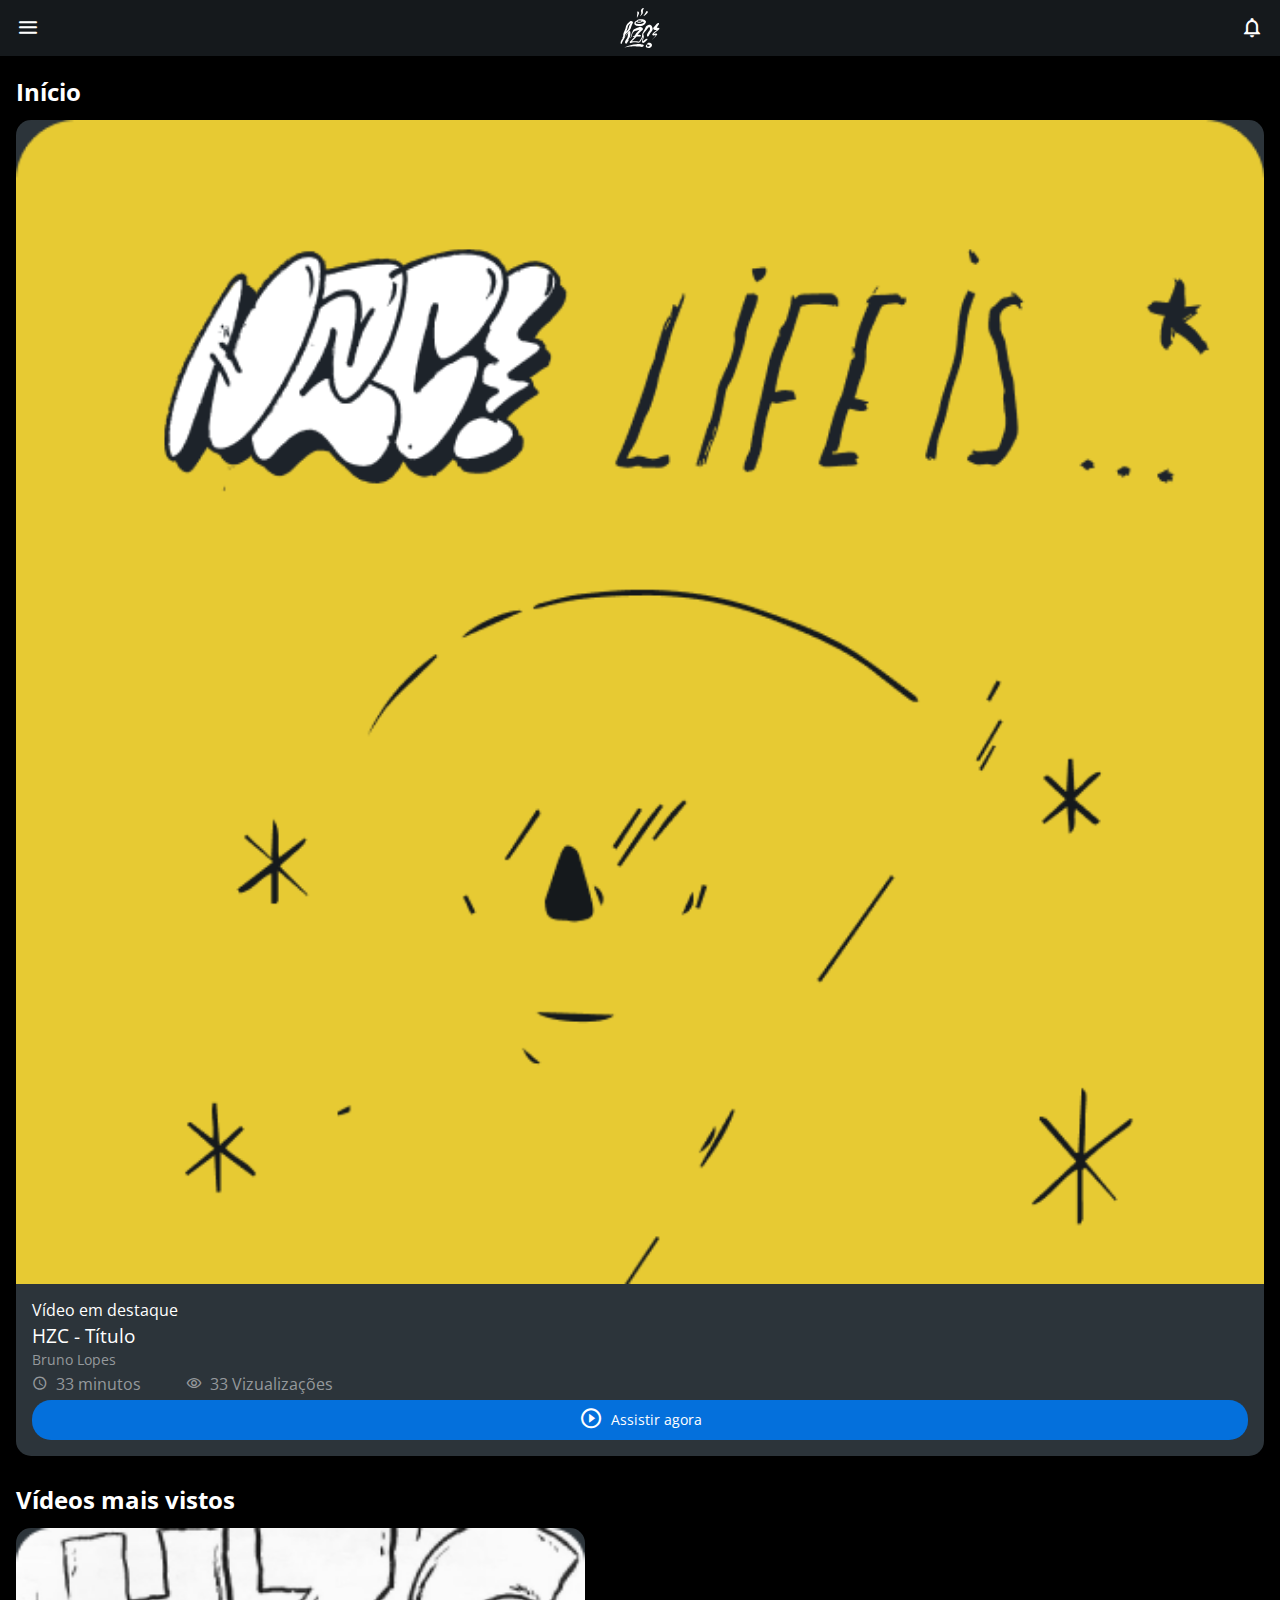
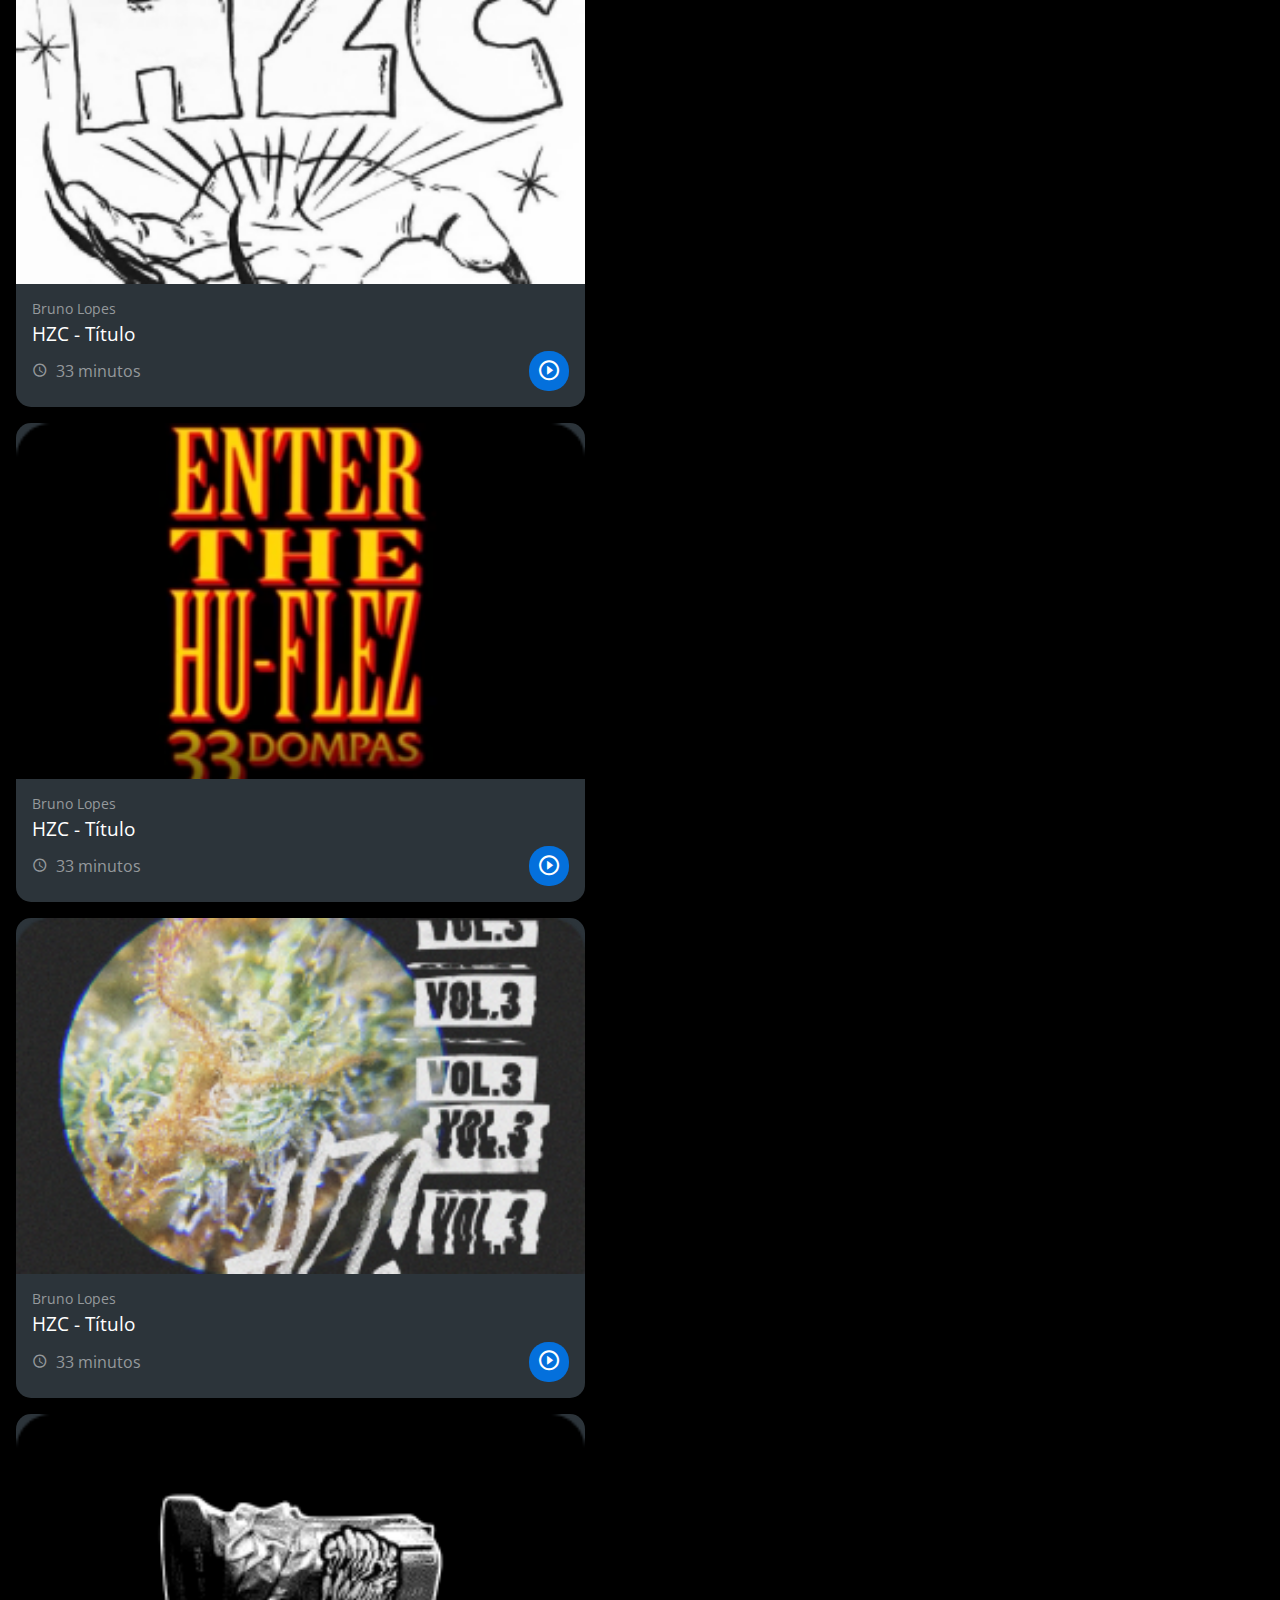
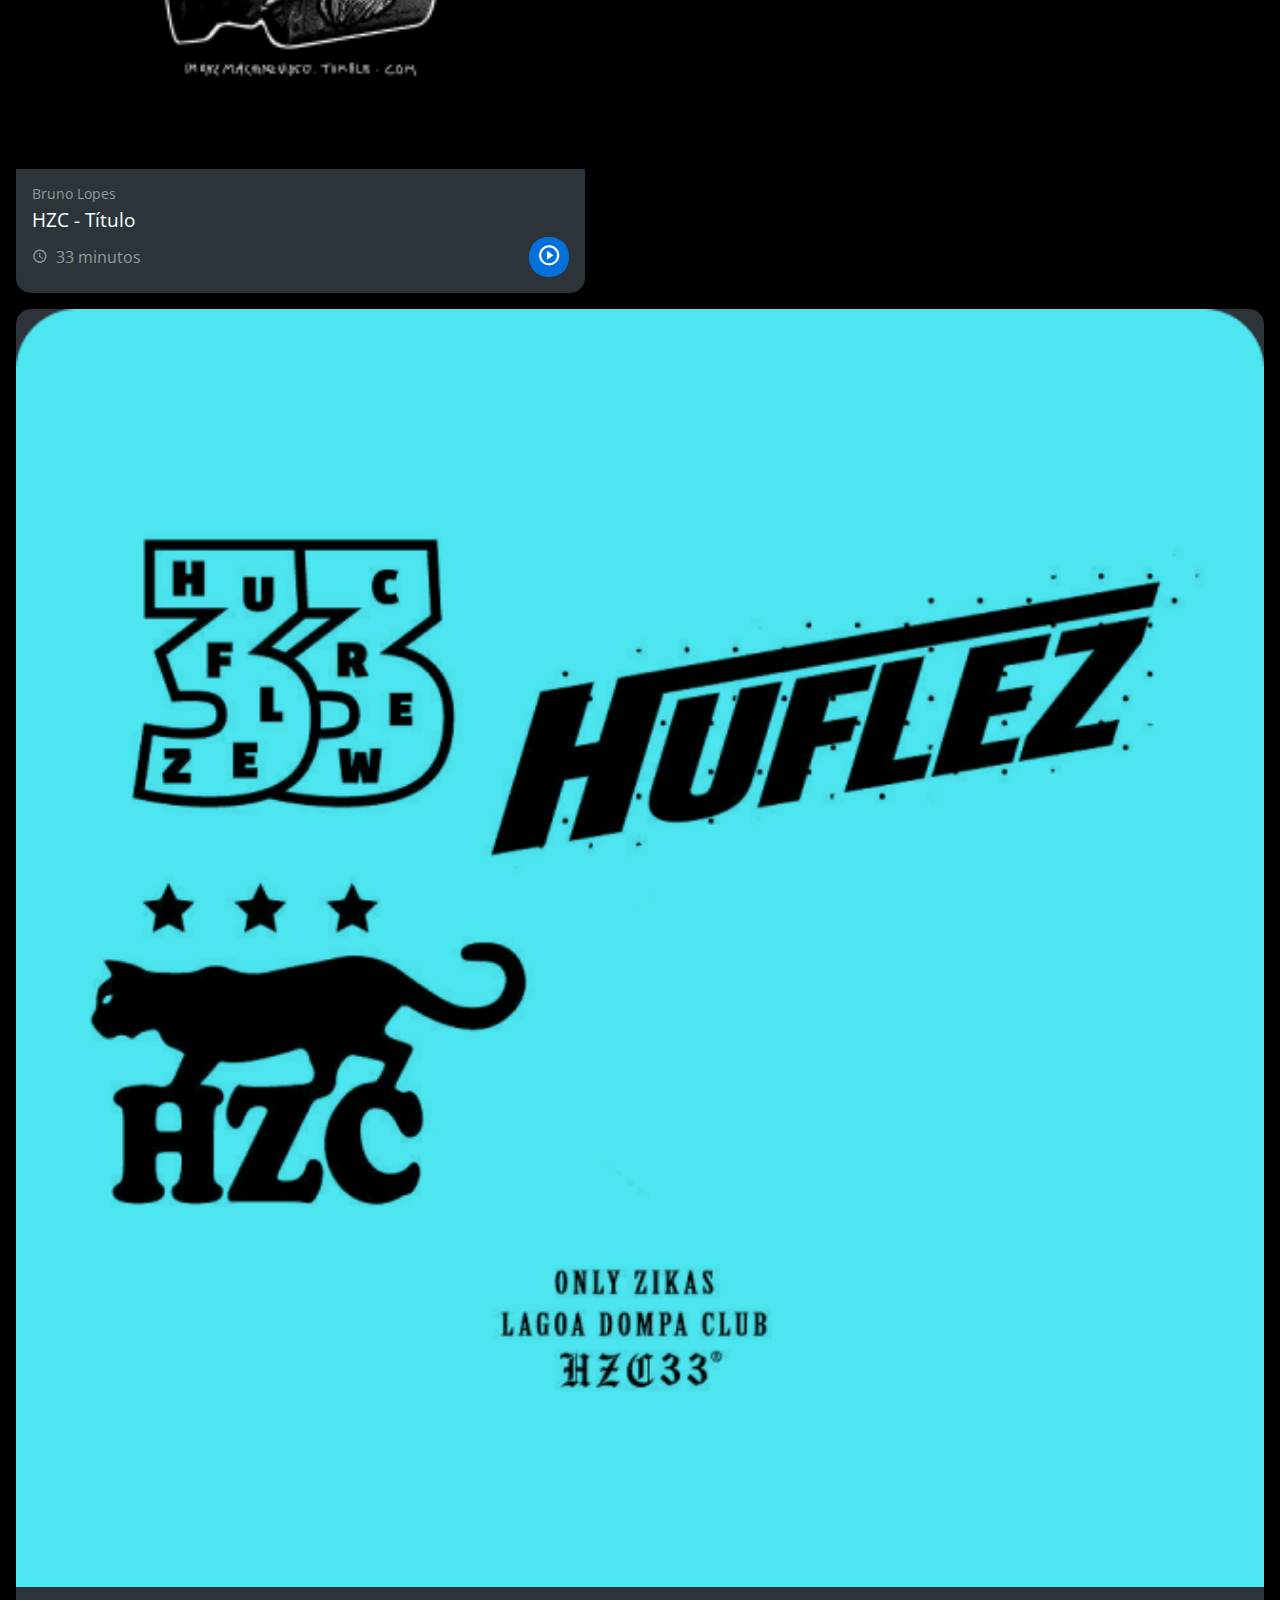
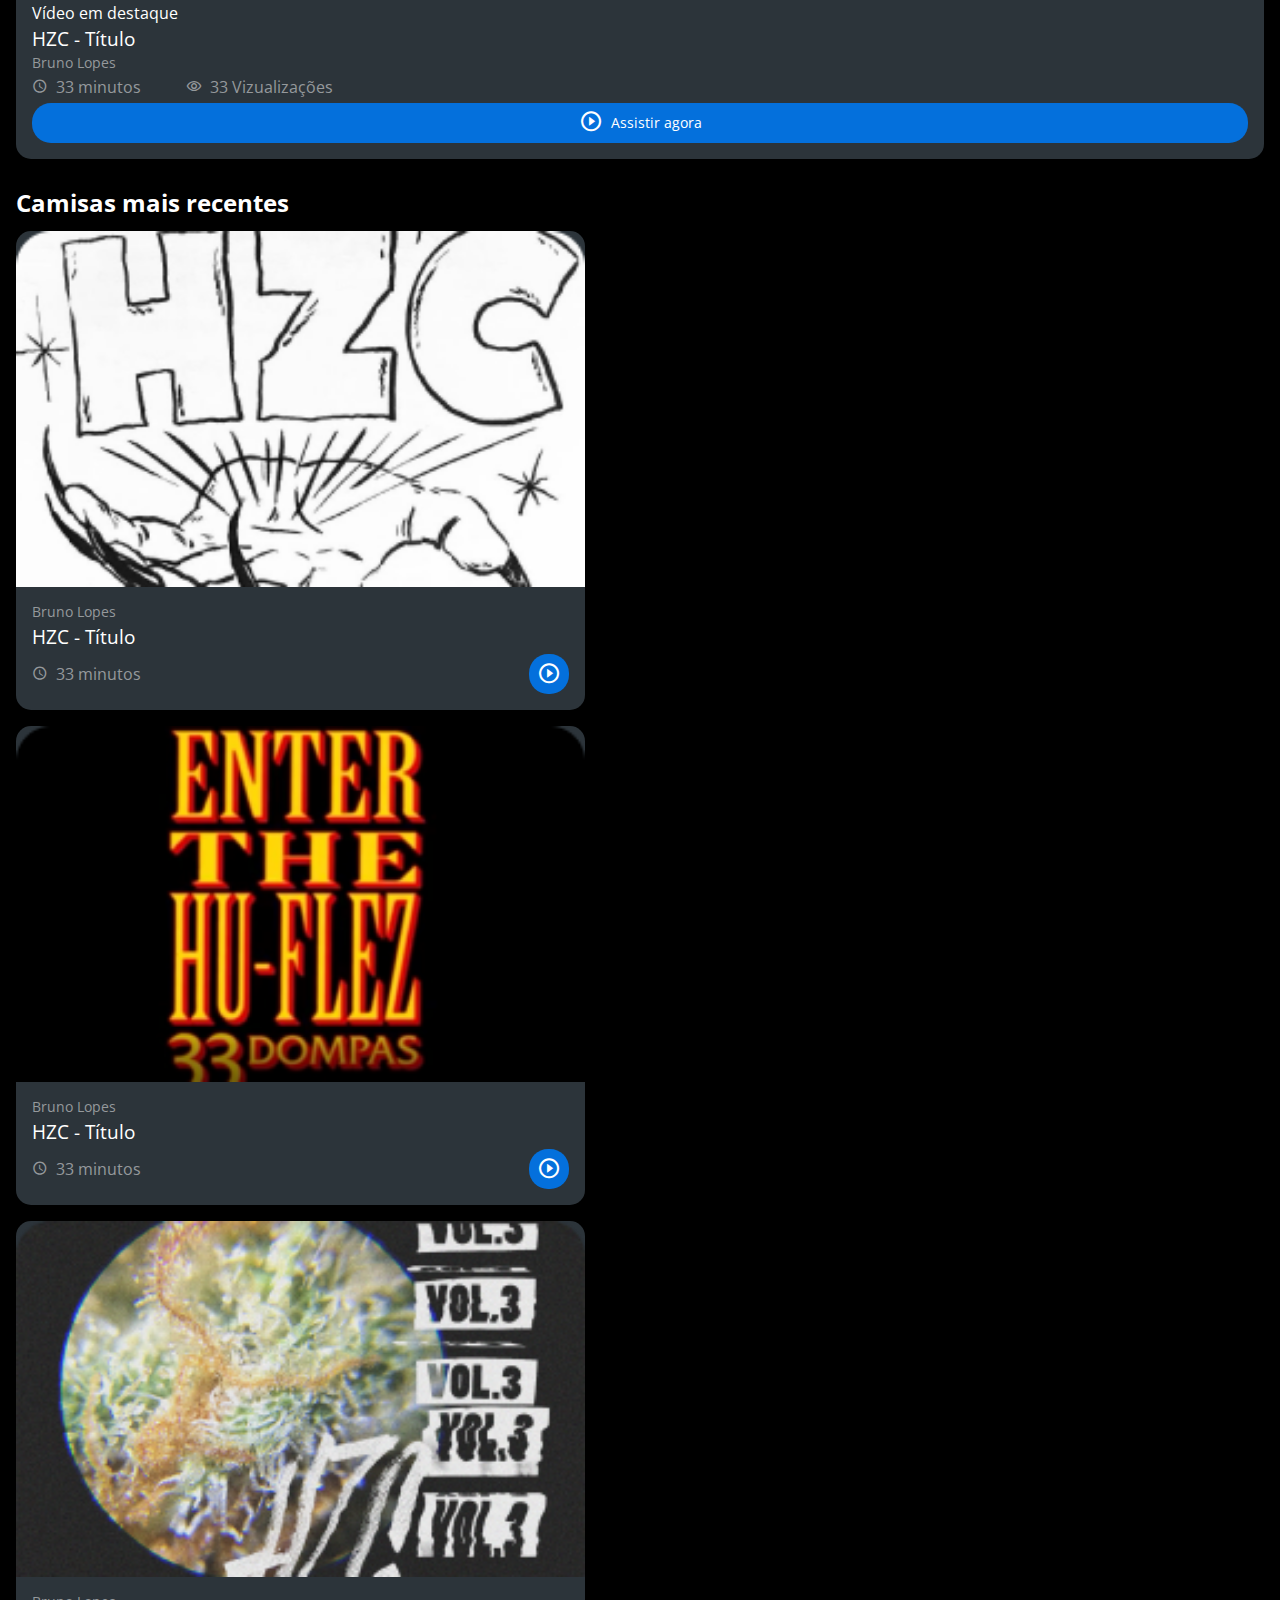
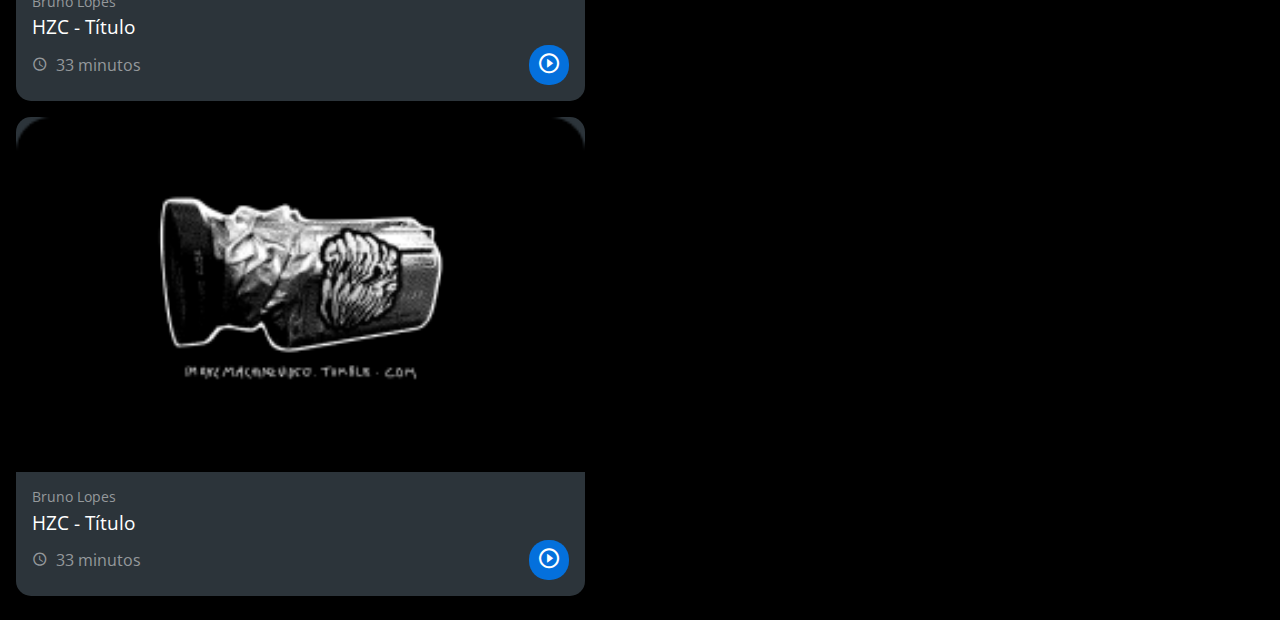
<file: index.html>
<!DOCTYPE html>
<html lang="pt-br">
<head>
    <meta charset="UTF-8">
    <meta http-equiv="X-UA-Compatible" content="IE=edge">
    <meta name="viewport" content="width=device-width, initial-scale=1.0">
    <title>HZC | HOME</title>
    <link rel="preconnect" href="https://fonts.googleapis.com">
    <link rel="preconnect" href="https://fonts.gstatic.com" crossorigin>
    <link rel="stylesheet" href="https://fonts.googleapis.com/css2?family=Open+Sans:wght@400;600;700&display=swap">
    <link rel="stylesheet" href="assets/css/reset.css">
    <link rel="stylesheet" href="assets/css/estilos.css">
</head>

<body>
    <header class="cabecalho">
        <button class="cabecalho__menu" aria-label="Menu"><i></i></button>
        <img src="assets/img/logo.svg" alt="Logotipo da HZC" class="cabecalho__logo">
        <p class="cabecalho__perfil">Bruno Lopez</p>
        <button class="cabecalho__notificacao" aria-label="Notificação"><i></i></button>
    </header>
    <nav class="menu-lateral">
        <img src="assets/img/logo.svg" alt="Logotipo da HZC" class="menu-lateral__logo">
        <a href="index.html" class="menu-lateral__link menu-lateral__link--início menu-lateral__link--active">Início</a>
        <a href="" class="menu-lateral__link menu-lateral__link--vídeos">Vídeos</a>
        <a href="picos.html" class="menu-lateral__link menu-lateral__link--picos">Picos</a>
        <a href="" class="menu-lateral__link menu-lateral__link--integrantes">Integrantes</a>
        <a href="" class="menu-lateral__link menu-lateral__link--camisas">Camisas</a>
        <a href="" class="menu-lateral__link menu-lateral__link--pinturas">Pinturas</a>
    </nav>
    <main class="principal">
        <h2 class="titulo-pagina">Início</h2>
        <article class="cartao cartao--destaque destaque-video">
            <img src="assets/img/banner-mobile_1.png" alt="Banner do Catão" class="cartao__imagem cartao__imagem-mobile">
            <img src="assets/img/banner_1.png" alt="Banner do Catão" class="cartao__imagem cartao__imagem-desktop">
            <div class="cartao__conteudo">
                <p class="cartao__destaque">Vídeo em destaque</p>
                <h3 class="cartao__titulo">HZC - Título</h3>
                <p class="cartao__perfil">Bruno Lopes</p>
                <p class="cartao__info cartao__info--tempo">33 minutos</p>
                <p class="cartao__info cartao__info--visualizacao">33 Vizualizações</p>
                <button class="cartao__botao cartao__botao--play cartao__botao--destaque">Assistir agora</button>
            </div>
        </article>

        <article class="cartao cartao__recentes videos-recentes">
            <h3 class="cartao__titulo">Vídeos recentes</h3>
            <a href="#" class="cartao__link">Ver todos</a>
            <ul class="cartao__lista">
                <li class="cartao__item">
                    <img src="assets/img/miniatura_1.png" alt="Thumbnail" class="cartao__item-thumbnail">
                    <h4 class="cartao__item-titulo">HZC - Love Machine</h4>
                    <p class="cartao__item-perfil">Bruno Lopez</p>
                </li>
                <li class="cartao__item">
                    <img src="assets/img/miniatura_1.png" alt="Thumbnail" class="cartao__item-thumbnail">
                    <h4 class="cartao__item-titulo">HZC - Love Machine</h4>
                    <p class="cartao__item-perfil">Bruno Lopez</p>
                </li>
                <li class="cartao__item">
                    <img src="assets/img/miniatura_1.png" alt="Thumbnail" class="cartao__item-thumbnail">
                    <h4 class="cartao__item-titulo">HZC - Love Machine</h4>
                    <p class="cartao__item-perfil">Bruno Lopez</p>
                </li>
                <li class="cartao__item">
                    <img src="assets/img/miniatura_1.png" alt="Thumbnail" class="cartao__item-thumbnail">
                    <h4 class="cartao__item-titulo">HZC - Love Machine</h4>
                    <p class="cartao__item-perfil">Bruno Lopez</p>
                </li>
                <li class="cartao__item">
                    <img src="assets/img/miniatura_1.png" alt="Thumbnail" class="cartao__item-thumbnail">
                    <h4 class="cartao__item-titulo">HZC - Love Machine</h4>
                    <p class="cartao__item-perfil">Bruno Lopez</p>
                </li>
                <li class="cartao__item">
                    <img src="assets/img/miniatura_1.png" alt="Thumbnail" class="cartao__item-thumbnail">
                    <h4 class="cartao__item-titulo">HZC - Love Machine</h4>
                    <p class="cartao__item-perfil">Bruno Lopez</p>
                </li>
            </ul>
        </article>

        <section class="secao secao-videos">
            <h3 class="titulo-secao">Vídeos mais vistos</h3>
            <article class="cartao">
                <img src="assets/img/video_1.png" alt="Vídep">
                <div class="cartao__conteudo"> 
                    <p class="cartao__perfil">Bruno Lopes</p>
                    <h3 class="cartao__titulo">HZC - Título</h3>
                    <p class="cartao__info cartao__info--tempo">33 minutos</p>
                    <button class="cartao__botao cartao__botao--play" aria-label="Assisitr agora"></button>
                </div>
            </article>
            <article class="cartao">
                <img src="assets/img/video_2.png" alt="Vídeo 2">
                <div class="cartao__conteudo"> 
                    <p class="cartao__perfil">Bruno Lopes</p>
                    <h3 class="cartao__titulo">HZC - Título</h3>
                    <p class="cartao__info cartao__info--tempo">33 minutos</p>
                    <button class="cartao__botao cartao__botao--play" aria-label="Assisitr agora"></button>
                </div>
            </article>
            <article class="cartao">
                <img src="assets/img/video_3.png" alt="Vídeo 3">
                <div class="cartao__conteudo"> 
                    <p class="cartao__perfil">Bruno Lopes</p>
                    <h3 class="cartao__titulo">HZC - Título</h3>
                    <p class="cartao__info cartao__info--tempo">33 minutos</p>
                    <button class="cartao__botao cartao__botao--play" aria-label="Assisitr agora"></button>
                </div>
            </article>
            <article class="cartao">
                <img src="assets/img/video_4.png" alt="Vídeo 4">
                <div class="cartao__conteudo"> 
                    <p class="cartao__perfil">Bruno Lopes</p>
                    <h3 class="cartao__titulo">HZC - Título</h3>
                    <p class="cartao__info cartao__info--tempo">33 minutos</p>
                    <button class="cartao__botao cartao__botao--play" aria-label="Assisitr agora"></button>
                </div>
            </article>
        </section>
        
        <article class="cartao cartao__recentes">
            <h3 class="cartao__titulo">Vídeos recentes</h3>
            <a href="#" class="cartao__link">Ver todos</a>
            <ul class="cartao__lista">
                <li class="cartao__item">
                    <img src="assets/img/miniatura_1.png" alt="Thumbnail" class="cartao__item-thumbnail">
                    <h4 class="cartao__item-titulo">Love Machine</h4>
                    <p class="cartao__item-perfil">Bruno Lopez</p>
                </li>
                <li class="cartao__item">
                    <img src="assets/img/miniatura_1.png" alt="Thumbnail" class="cartao__item-thumbnail">
                    <h4 class="cartao__item-titulo">Love Machine</h4>
                    <p class="cartao__item-perfil">Bruno Lopez</p>
                </li>
                <li class="cartao__item">
                    <img src="assets/img/miniatura_1.png" alt="Thumbnail" class="cartao__item-thumbnail">
                    <h4 class="cartao__item-titulo">Love Machine</h4>
                    <p class="cartao__item-perfil">Bruno Lopez</p>
                </li>
                <li class="cartao__item">
                    <img src="assets/img/miniatura_1.png" alt="Thumbnail" class="cartao__item-thumbnail">
                    <h4 class="cartao__item-titulo">Love Machine</h4>
                    <p class="cartao__item-perfil">Bruno Lopez</p>
                </li>
                <li class="cartao__item">
                    <img src="assets/img/miniatura_1.png" alt="Thumbnail" class="cartao__item-thumbnail">
                    <h4 class="cartao__item-titulo">Love Machine</h4>
                    <p class="cartao__item-perfil">Bruno Lopez</p>
                </li>
                <li class="cartao__item">
                    <img src="assets/img/miniatura_1.png" alt="Thumbnail" class="cartao__item-thumbnail">
                    <h4 class="cartao__item-titulo">Love Machine</h4>
                    <p class="cartao__item-perfil">Bruno Lopez</p>
                </li>
            </ul>
        </article>

        <article class="cartao cartao--destaque destaque-produtos">
            <img src="assets/img/banner-mobile_2.png" alt="Banner do Catão" class="cartao__imagem cartao__imagem-mobile">
            <img src="assets/img/banner_2.png" alt="Banner do Catão" class="cartao__imagem cartao__imagem-desktop">
            <div class="cartao__conteudo">
                <p class="cartao__destaque">Vídeo em destaque</p>
                <h3 class="cartao__titulo">HZC - Título</h3>
                <p class="cartao__perfil">Bruno Lopes</p>
                <p class="cartao__info cartao__info--tempo">33 minutos</p>
                <p class="cartao__info cartao__info--visualizacao">33 Vizualizações</p>
                <button class="cartao__botao cartao__botao--play cartao__botao--destaque">Assistir agora</button>
            </div>
        </article>

        <section class="secao secao-produtos">
            <h3 class="titulo-secao">Camisas mais recentes</h3>
            <article class="cartao">
                <img src="assets/img/video_1.png" alt="Vídep">
                <div class="cartao__conteudo"> 
                    <p class="cartao__perfil">Bruno Lopes</p>
                    <h3 class="cartao__titulo">HZC - Título</h3>
                    <p class="cartao__info cartao__info--tempo">33 minutos</p>
                    <button class="cartao__botao cartao__botao--play" aria-label="Assisitr agora"></button>
                </div>
            </article>
            <article class="cartao">
                <img src="assets/img/video_2.png" alt="Vídeo 2">
                <div class="cartao__conteudo"> 
                    <p class="cartao__perfil">Bruno Lopes</p>
                    <h3 class="cartao__titulo">HZC - Título</h3>
                    <p class="cartao__info cartao__info--tempo">33 minutos</p>
                    <button class="cartao__botao cartao__botao--play" aria-label="Assisitr agora"></button>
                </div>
            </article>
            <article class="cartao">
                <img src="assets/img/video_3.png" alt="Vídeo 3">
                <div class="cartao__conteudo"> 
                    <p class="cartao__perfil">Bruno Lopes</p>
                    <h3 class="cartao__titulo">HZC - Título</h3>
                    <p class="cartao__info cartao__info--tempo">33 minutos</p>
                    <button class="cartao__botao cartao__botao--play" aria-label="Assisitr agora"></button>
                </div>
            </article>
            <article class="cartao">
                <img src="assets/img/video_4.png" alt="Vídeo 4">
                <div class="cartao__conteudo"> 
                    <p class="cartao__perfil">Bruno Lopes</p>
                    <h3 class="cartao__titulo">HZC - Título</h3>
                    <p class="cartao__info cartao__info--tempo">33 minutos</p>
                    <button class="cartao__botao cartao__botao--play" aria-label="Assisitr agora"></button>
                </div>
            </article>
        </section>
    </main>
    <script src="index.js"></script>
</body>
</html>
</file>
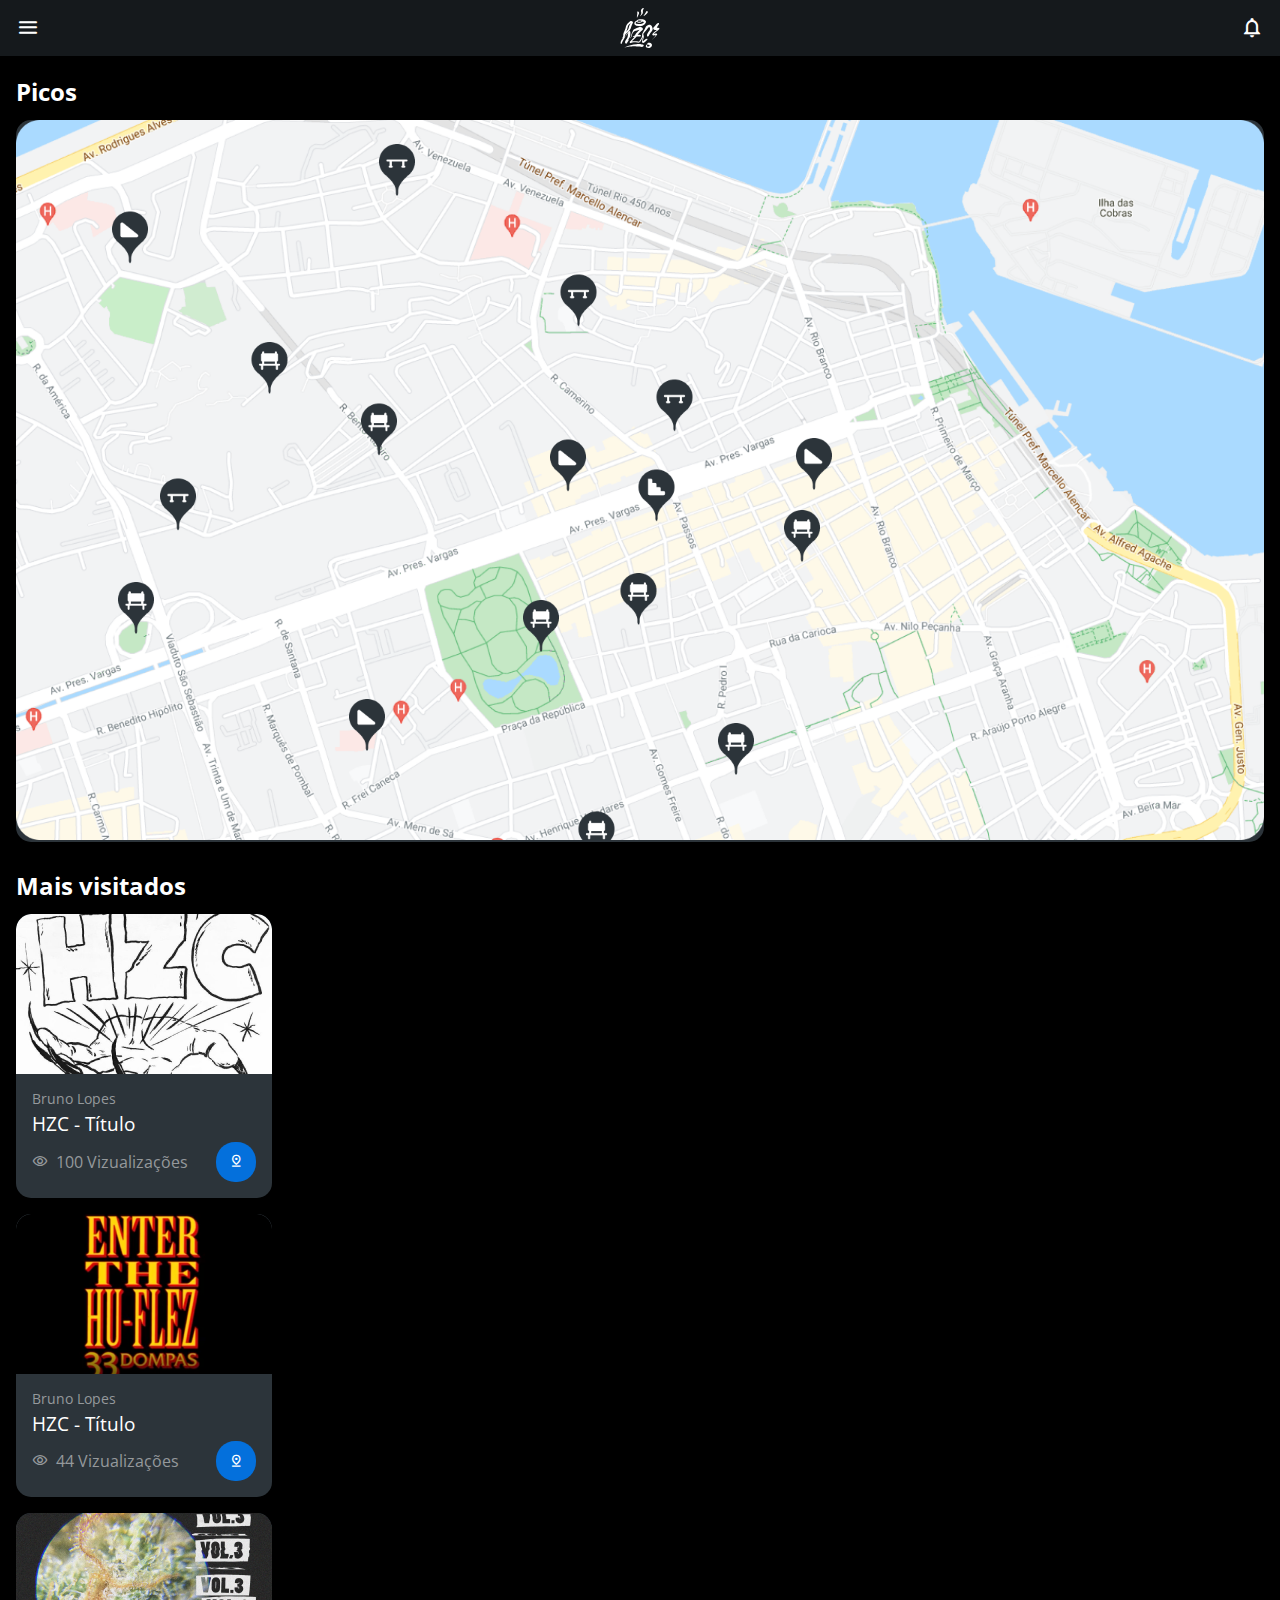
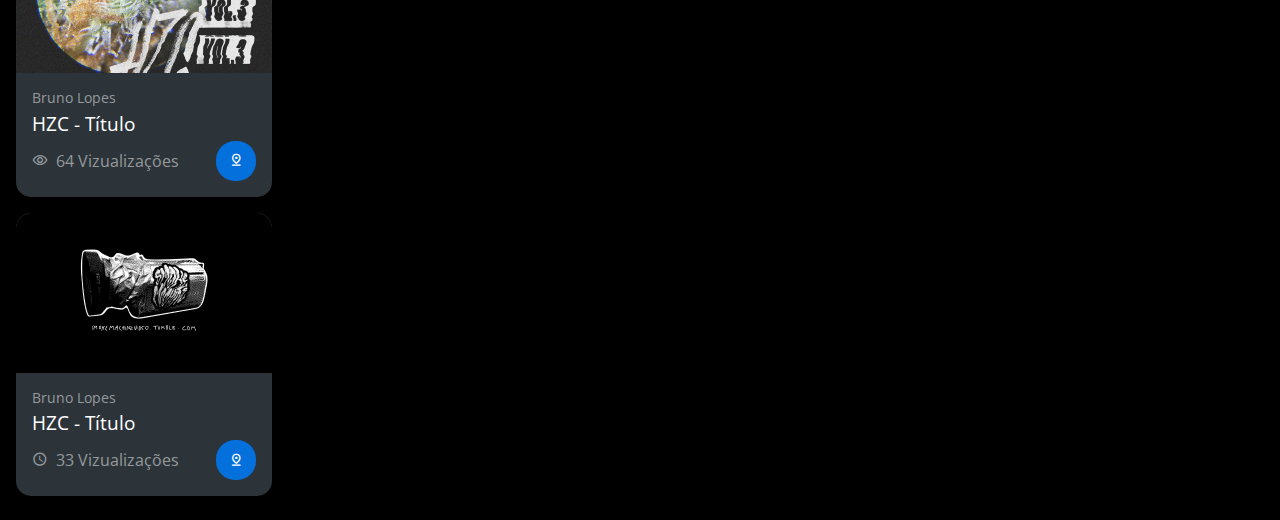
<file: picos.html>
<!DOCTYPE html>
<html lang="pt-br">
<head>
    <meta charset="UTF-8">
    <meta http-equiv="X-UA-Compatible" content="IE=edge">
    <meta name="viewport" content="width=device-width, initial-scale=1.0">
    <title>HZC | PICOS</title>
    <link rel="preconnect" href="https://fonts.googleapis.com">
    <link rel="preconnect" href="https://fonts.gstatic.com" crossorigin>
    <link rel="stylesheet" href="https://fonts.googleapis.com/css2?family=Open+Sans:wght@400;600;700&display=swap">
    <link rel="stylesheet" href="assets/css/reset.css">
    <link rel="stylesheet" href="assets/css/estilos.css">
</head>

<body>
    <header class="cabecalho">
        <button class="cabecalho__menu" aria-label="Menu"><i></i></button>
        <img src="assets/img/logo.svg" alt="Logotipo da HZC" class="cabecalho__logo">
        <p class="cabecalho__perfil">Bruno Lopez</p>
        <button class="cabecalho__notificacao" aria-label="Notificação"><i></i></button>
    </header>
    <nav class="menu-lateral">
        <img src="assets/img/logo.svg" alt="Logotipo da HZC" class="menu-lateral__logo">
        <a href="index.html" class="menu-lateral__link menu-lateral__link--início">Início</a>
        <a href="" class="menu-lateral__link menu-lateral__link--vídeos">Vídeos</a>
        <a href="picos.html" class="menu-lateral__link menu-lateral__link--picos menu-lateral__link--active">Picos</a>
        <a href="" class="menu-lateral__link menu-lateral__link--integrantes">Integrantes</a>
        <a href="" class="menu-lateral__link menu-lateral__link--camisas">Camisas</a>
        <a href="" class="menu-lateral__link menu-lateral__link--pinturas">Pinturas</a>
    </nav>
    <main class="principal-picos">
        <h2 class="titulo-pagina titulo-principal">Picos</h2>
        <article class="cartao cartao--destaque destaque-mapa">
            <img src="assets/img/mapa-picos.png" alt="Mapa picos" class="imagem-mapa">
        </article>

        <article class="cartao cartao__recentes cartao-favoritos">
            <h3 class="cartao__titulo">Favoritos</h3>
            <a href="#" class="cartao__link">Ver todos</a>
            <ul class="cartao__lista">
                <li class="cartao__item">
                    <img src="assets/img/miniatura_1.png" alt="Thumbnail" class="cartao__item-thumbnail">
                    <h4 class="cartao__item-titulo">Wallride da FPG</h4>
                    <p class="cartao__item-perfil">Júlia Fonseca</p>
                </li>
                <li class="cartao__item">
                    <img src="assets/img/miniatura_1.png" alt="Thumbnail" class="cartao__item-thumbnail">
                    <h4 class="cartao__item-titulo">Wallride da FPG</h4>
                    <p class="cartao__item-perfil">Júlia Fonseca</p>
                </li>
                <li class="cartao__item">
                    <img src="assets/img/miniatura_1.png" alt="Thumbnail" class="cartao__item-thumbnail">
                    <h4 class="cartao__item-titulo">Wallride da FPG</h4>
                    <p class="cartao__item-perfil">Júlia Fonseca</p>
                </li>
                <li class="cartao__item">
                    <img src="assets/img/miniatura_1.png" alt="Thumbnail" class="cartao__item-thumbnail">
                    <h4 class="cartao__item-titulo">Wallride da FPG</h4>
                    <p class="cartao__item-perfil">Júlia Fonseca</p>
                </li>
                <li class="cartao__item">
                    <img src="assets/img/miniatura_1.png" alt="Thumbnail" class="cartao__item-thumbnail">
                    <h4 class="cartao__item-titulo">Wallride da FPG</h4>
                    <p class="cartao__item-perfil">Júlia Fonseca</p>
                </li>
                <li class="cartao__item">
                    <img src="assets/img/miniatura_1.png" alt="Thumbnail" class="cartao__item-thumbnail">
                    <h4 class="cartao__item-titulo">Wallride da FPG</h4>
                    <p class="cartao__item-perfil">Júlia Fonseca</p>
                </li>
        </article>
        
        <section class="secao secao-videos">
            <h3 class="titulo-secao">Mais visitados</h3>
            <article class="cartao">
                <img src="assets/img/video_1.png" alt="Vídeo">
                <div class="cartao__conteudo"> 
                    <p class="cartao__perfil">Bruno Lopes</p>
                    <h3 class="cartao__titulo">HZC - Título</h3>
                    <p class="cartao__info cartao__info--visualizacao">100 Vizualizações</p>
                    <button class="cartao__botao cartao__botao--localizacao" aria-label="Assisitr agora"></button>
                </div>
            </article>
            <article class="cartao">
                <img src="assets/img/video_2.png" alt="Vídeo 2">
                <div class="cartao__conteudo"> 
                    <p class="cartao__perfil">Bruno Lopes</p>
                    <h3 class="cartao__titulo">HZC - Título</h3>
                    <p class="cartao__info cartao__info--visualizacao">44 Vizualizações</p>
                    <button class="cartao__botao cartao__botao--localizacao" aria-label="Assisitr agora"></button>
                </div>
            </article>
            <article class="cartao">
                <img src="assets/img/video_3.png" alt="Vídeo 3">
                <div class="cartao__conteudo"> 
                    <p class="cartao__perfil">Bruno Lopes</p>
                    <h3 class="cartao__titulo">HZC - Título</h3>
                    <p class="cartao__info cartao__info--visualizacao">64 Vizualizações</p>
                    <button class="cartao__botao cartao__botao--localizacao" aria-label="Assisitr agora"></button>
                </div>
            </article>
            <article class="cartao">
                <img src="assets/img/video_4.png" alt="Vídeo 4">
                <div class="cartao__conteudo"> 
                    <p class="cartao__perfil">Bruno Lopes</p>
                    <h3 class="cartao__titulo">HZC - Título</h3>
                    <p class="cartao__info cartao__info--tempo">33 Vizualizações</p>
                    <button class="cartao__botao cartao__botao--localizacao" aria-label="Assisitr agora"></button>
                </div>
            </article>
        </section>
        
    </main>
    <script src="index.js"></script>
</body>
</html>
</file>
<file: assets/css/estilos.css>
@font-face {
    font-family: 'icones';
    src: url(../font/icones.ttf);
}

body {
    background-color: black;
    font-family: 'Open Sans','icones', sans-serif;
    color: white;
}

@media screen and (min-width: 1440px) {
    body {
        display: grid;
        grid-template-columns: auto 1fr;
    }
}


/* CABEÇALHO */

.cabecalho {
    display: flex;
    justify-content: space-between;
    align-items: center;
    background-color: #15191C;
    padding: 8px 16px;
    box-shadow: 0px 4px 4px rgb(0 0 0 / 16%);
}

.cabecalho__menu i::before {
    content: "\e904";
    font-size: 24px;
}


.cabecalho__notificacao::before {
    content: "\e906";
    font-size: 24px;
}

.cabecalho__logo {
    width: 40px;
}

.cabecalho__perfil {
    display: none;
}

@media screen and (min-width:1440px) {
    .cabecalho {
        background-color: #1d232a;
        display: grid;
        grid-template-columns: 1fr auto;
        padding: 16px 60px;
        height: 80px;
        box-sizing: border-box;
        column-gap: 32px;
        grid-column: 2;
    }
    
    .cabecalho__menu {
        display: none;
    }

    .cabecalho__logo {
        display: none;
    }

    .cabecalho__perfil {
        display: grid;
        grid-template-columns: repeat(3, auto);
        column-gap: 8px;
        align-items: center;
        justify-self: flex-end;
        color: #95999c;
        padding: 8px 32px;
        border-right: 1px solid #95999c;
    }

    .cabecalho__perfil::before {
        content:"\e904";
        display: block;
        width: 32px;
        height: 32px;
        background-image: url(../img/profile_2.png);
        background-size: contain;
        background-repeat: no-repeat;
        background-position: center;
    }

    .cabecalho__perfil::after {
        content: "\e90d";
        color: white;
        font-size: 1.5rem;
    }
}


/* MENU LATERAL */

.menu-lateral {
    display: flex;
    flex-direction: column;
    background-color: #15191C;
    width: 75vw;
    height: 100vh;
    position: absolute;
    left: -100vw;
    transition: .25s;
}

.menu-lateral--ativo {
    left: 0;
    transition: .25s;
}

.menu-lateral__logo {
    width: 118px;
    align-self: center;
    padding: 16px;
    display: flex;
    align-items: center;
}

.menu-lateral__link {
    height: 64px;
    color: #95999c;
    padding-left: 64px;
    display: flex;
    align-items: center;
}

.menu-lateral__link::before {
    content: "";
    width: 24px;
    height: 24px;
    font-size: 24px;
    position: absolute;
    left: 24px;
}

.menu-lateral__link--início::before {
    content: "\e902";
}

.menu-lateral__link--vídeos::before {
    content: "\e90e";
}

.menu-lateral__link--picos::before {
    content: "\e909";
}

.menu-lateral__link--integrantes::before {
    content: "\e903";
}
 
.menu-lateral__link--camisas::before {
    content: "\e900";
}

.menu-lateral__link--pinturas::before {
    content: "\e90a";
}

.menu-lateral__link--active {
    color: white;
    padding-left: 56px;
    border-left: 8px solid white;
}

@media screen and (min-width: 1440px) {
    .menu-lateral {
        position: static;
        width: 200px;
        grid-column: 1;
        grid-row: 1 / span 2;
    }
}


/* CONTEÚDDO PRINCIPAL */

.principal {
    padding: 24px 16px;
    display: grid;
    gap: 16px;
}

.titulo-pagina {
    font-size: 1.5rem;
    font-weight: 700;
}

.titulo-secao {
    font-size: 1.5rem;
    font-weight: 700;
}

@media screen and (min-width: 1440px) {
    .principal {
        display: grid;
        grid-template-columns: auto 1fr auto;
        padding: 16px 60px;
        grid-column: 2;
        grid-template-areas:
            "titulo-pagina titulo-pagina titulo-pagina"
            "destaque-video destaque-video videos-recentes"
            "secao-videos secao-videos secao-videos"
            "produtos-recentes destaque-produtos destaque-produtos"
            "secao-produtos secao-produtos secao-produtos";
    }

    .titulo-secao {
        grid-column: span 4;
    }

}

.cartao {
    width: 100%;
    overflow: hidden;
    border-radius: 15px;
    background-color: #2c343a;
}

.cartao__imagem-desktop {
    display: none;
}

.cartao--destaque {
    margin-bottom: 16px;
}
.cartao__conteudo {
    padding: 16px;
    display: grid;
    grid-template-columns: auto 1fr;
    gap: 8px;
}

.cartao--destaque{
    grid-column: span 2;
}

.cartao__titulo {
    font-size: 1.2rem;
    font: 700;
    grid-column: span 2;
}

.cartao__perfil {
    color: #95999c;
    font-size: 0.9rem;
    grid-column: span 2;
}

.cartao__info {
    display: flex;
    align-items: center;
    color: #95999c;
}

.cartao__info--tempo::before {
    content: "\e90c";
    margin-right: 8px;
}

.cartao__info--visualizacao::before {
    content: "\e90f";
    margin-right: 8px;
}

.cartao__botao {
    display: flex;
    justify-content: center;
    align-items: center;
    background-color: #0470dc;
    width: 40px;
    height: 40px;
    border-radius: 19px;
    font-size: 0.9rem;
    justify-self: flex-end;
}

.cartao__botao--play::before {
    content: "\e90b";
    font-size: 24px;
}

.cartao__botao--destaque {
    width: 100%;
    grid-column: span 2;
}

.cartao__botao--destaque::before {
    margin-right: 8px;
}

.cartao__recentes {
    display: none;
}

@media screen and (min-width: 1440px) {
    .cartao--destaque {
        margin-bottom: 0;
    }

    .cartao__imagem-mobile {
        display: none;
    }

    .cartao__imagem-desktop {
        display: block;
    }

    .cartao__botao--destaque {
        grid-column: auto;
        padding: 16px 8px;
    }

    .cartao__recentes {
        display: grid;
        grid-template-columns: auto auto;
        align-items: center;
        row-gap: 24px;
        width: 256px;
        padding: 16px;
        box-sizing: border-box;
        align-self: flex-start;
    }

    .cartao__recentes .cartao__titulo {
        grid-column: auto;
    }

    .cartao__link {
        font-size: 0.8rem;
        font-weight: 600;
        color: #0480dc;
        justify-self: flex-end;
    }

    .cartao__lista {
        display: grid;
        row-gap: 16px;
        grid-column: span 2;
    }

    .cartao__item {
        display: grid;
        grid-template-columns: auto 1fr;
        gap: 8px;
    }

    .cartao__item-thumbnail {
        width: 32px;
        grid-row: span 2;
    }

    .cartao__item-titulo {
        font-size: 0.9rem;
        line-height: 1.2rem;
        font-weight: 700;
    }

    .cartao__item-perfil {
        font-size: 0.8rem;
        color: #95999c;
    }
}

.secao {
    display: grid;
    gap: 16px;
}

@media screen and (min-width: 1440px) {
    .secao {
        grid-template-columns: repeat(4, 1fr);
    }

    .destaque-video {
        grid-area: destaque-video;
    }
    
    .videos-recentes {
        grid-area: videos-recentes;
    }
    
    .secao-videos {
        grid-area: secao-videos;
    }
    
    .destaque-produto {
        grid-area: destaque-produto;
    }
    
    .produtos-recentes {
        grid-area: produtos-recentes;
    }
    
    .secao-produtos {
        grid-area: secao-produtos;
    }

    .titulo-pagina {
        grid-area: titulo-pagina;
    }
}

/* PICOS.HTML */


.principal-picos {
    padding: 24px 16px;
    display: grid;
    gap: 16px;
    justify-self: center;
}

.cartao__botao--localizacao::before {
    content: "\e909";
}

.imagem-mapa {

}

@media screen and (min-width: 1440px) {
    .principal-picos {
        display: grid;
        grid-template-columns: auto auto;
        padding: 16px 60px;
        grid-column: 2;
        grid-template-areas:
            "titulo-principal titulo-principal"
            "destaque-mapa cartao-favoritos"
            "secao-videos secao-videos";
    }

    .imagem-mapa {
        width: 100%;
        background-size: cover;
        height: 468px;
        background-size: cover;
        background-repeat: no-repeat;
        background-position: center;
    }

    .titulo-principal {
        grid-area: titulo-principal;
    }

    .destaque-mapa {
        grid-area: destaque-mapa;
    }

    .cartao-favoritos {
        grid-area: cartao-favoritos;
    }
}
</file>
